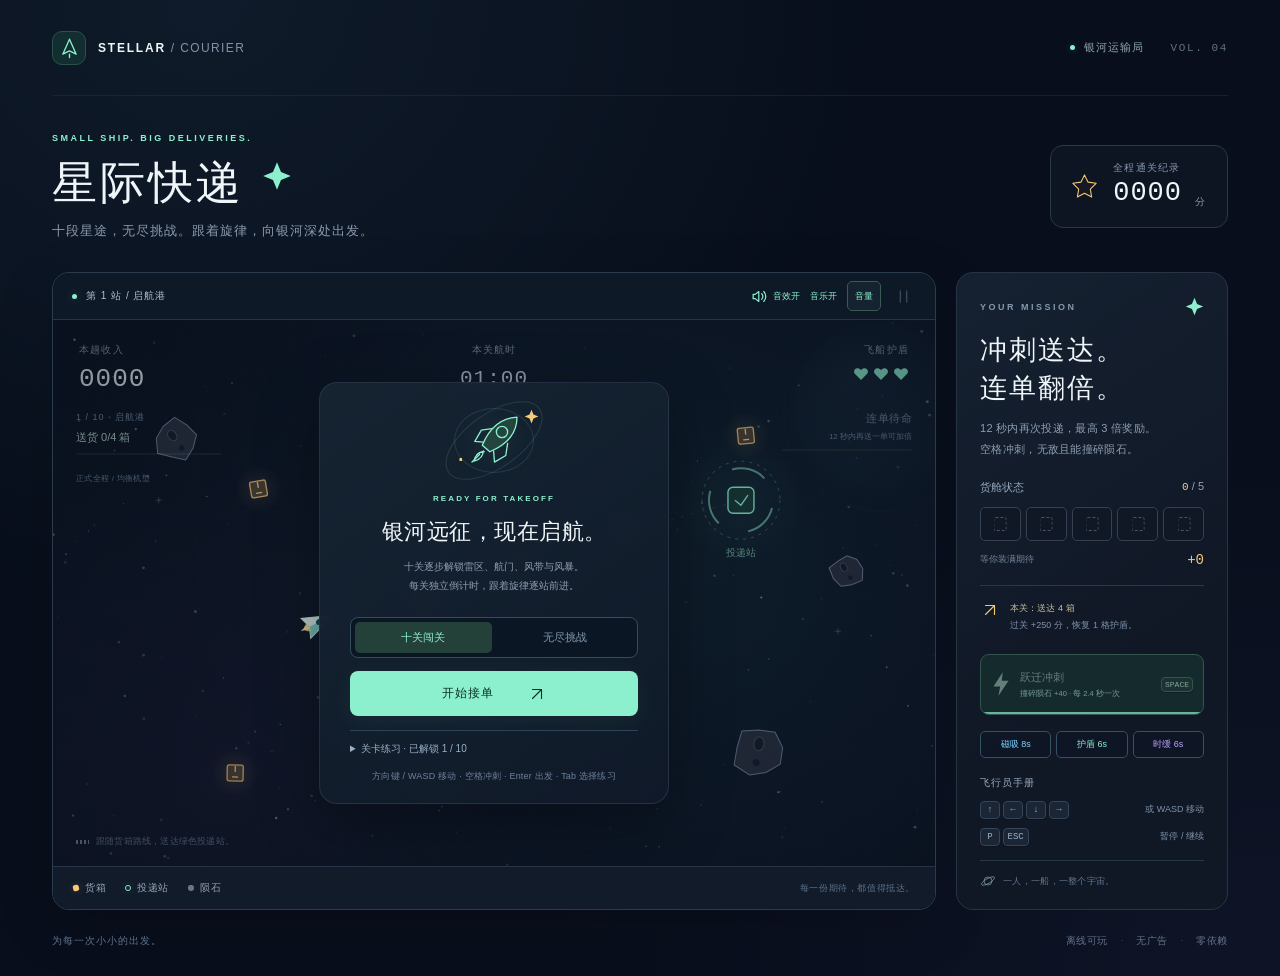
<file: stellar-courier/index.html>
<!doctype html>
<html lang="zh-CN">
<head>
  <meta charset="utf-8">
  <meta name="viewport" content="width=device-width,initial-scale=1,viewport-fit=cover">
  <meta name="theme-color" content="#080e1c">
  <meta name="description" content="星际快递：一款免费、离线、零依赖的太空街机小游戏。收集货箱，躲开陨石，让好东西抵达远方。">
  <title>星际快递：银河远征 · Stellar Courier</title>
  <link rel="icon" href="data:image/svg+xml,%3Csvg xmlns='http://www.w3.org/2000/svg' viewBox='0 0 100 100'%3E%3Crect width='100' height='100' rx='25' fill='%23080e1c'/%3E%3Cpath d='M25 74 50 17 75 74 50 61Z' fill='%2387f4d6'/%3E%3C/svg%3E">
  <link rel="stylesheet" href="style.css?v=4-keyboard-2">
</head>
<body>
  <div class="page-shell">
    <header class="masthead">
      <a class="brand" href="./index.html" aria-label="星际快递首页">
        <span class="brand-icon" aria-hidden="true"><svg viewBox="0 0 30 30"><path d="m7 23 8-18 8 18-8-4Z"/><path d="M15 23v4"/></svg></span>
        <span>STELLAR<span class="brand-light"> / COURIER</span></span>
      </a>
      <div class="header-right"><span class="online-dot"></span><span>银河运输局</span><span class="edition">VOL. 04</span></div>
    </header>

    <main>
      <section class="intro" aria-labelledby="game-title">
        <div><p class="eyebrow">SMALL SHIP. BIG DELIVERIES.</p><h1 id="game-title">星际快递<span class="title-star" aria-hidden="true"><svg viewBox="0 0 24 24" aria-hidden="true"><path d="m12 1 3.2 7.8L23 12l-7.8 3.2L12 23l-3.2-7.8L1 12l7.8-3.2Z"/></svg></span></h1><p class="subtitle">十段星途，无尽挑战。跟着旋律，向银河深处出发。</p></div>
        <div class="record"><span class="record-icon" aria-hidden="true"><svg viewBox="0 0 32 32"><path d="m16 4 3.7 7.5 8.3 1.2-6 5.9 1.4 8.3-7.4-3.9-7.4 3.9 1.4-8.3-6-5.9 8.3-1.2Z"/></svg></span><div><span class="label" id="record-label">全程通关纪录</span><strong id="best-score">0000</strong></div><span class="record-unit">分</span></div>
      </section>

      <div class="game-layout">
        <section class="arena-card" aria-label="星际快递游戏区域">
          <div class="arena-topbar"><div class="sector"><span class="live-dot"></span><span id="sector-name">第 1 站 <span class="slash">/</span> 启航港</span></div><div class="toolbar"><button id="sound-button" class="sound-control" type="button" aria-label="关闭音效" aria-pressed="true" title="音效默认开启，点击开始或试听激活（M）"><svg id="sound-icon" viewBox="0 0 24 24" aria-hidden="true"><path d="m11 5-5 4H3v6h3l5 4Z"/><path class="sound-waves" d="M15 8a6 6 0 0 1 0 8m3-11a10 10 0 0 1 0 14"/><path class="sound-off" d="m16 9 5 6m0-6-5 6"/></svg><span id="sound-label">音效开</span></button><button id="music-button" class="sound-control" type="button" aria-pressed="true" aria-label="关闭背景音乐"><span id="music-label">音乐开</span></button><button id="audio-settings-button" class="test-sound" type="button" aria-expanded="false" aria-controls="audio-settings">音量</button><button id="pause-button" class="icon-button" type="button" aria-label="暂停游戏" title="暂停（P / Esc）" disabled><svg viewBox="0 0 24 24" aria-hidden="true"><path d="M8 5v14M16 5v14"/></svg></button></div><div id="audio-settings" class="audio-settings" hidden><label>音效音量 <input id="effects-volume" type="range" min="0" max="1" step="0.01" value="0.75"><output id="effects-volume-value">75%</output></label><label>音乐音量 <input id="music-volume" type="range" min="0" max="1" step="0.01" value="0.42"><output id="music-volume-value">42%</output></label><div><button id="test-sound-button" class="test-sound" type="button">试听音效</button><span>暂停时音乐也会暂停</span></div></div></div>
          <div class="stage" id="stage">
            <canvas id="game-canvas" tabindex="0" role="img" aria-label="太空航道。用方向键或 WASD 移动，收集黄色货箱并送至绿色空间站；空格跃迁，P 暂停。"></canvas>
            <div class="hud" aria-hidden="true"><div><span class="label">本趟收入</span><strong id="score">0000</strong></div><div class="hud-center"><span class="label" id="time-label">本关航时</span><strong id="time">01:00</strong></div><div class="hud-health"><span class="label">飞船护盾</span><div id="health" class="hearts"></div></div></div>
            <div class="run-banner" id="run-banner" aria-hidden="true"><div class="level-goal"><span id="level-label">1 / 10 · 启航港</span><strong id="level-goal">送达 0 / 4 箱</strong><strong id="smash-goal" hidden></strong><span class="level-track"><i id="level-fill"></i></span></div><div class="combo-meter" id="combo-meter"><strong id="combo-label">连单待命</strong><span id="combo-clock">12 秒内再送一单可加倍</span><span class="combo-track"><i id="combo-fill"></i></span></div></div>
            <div id="run-badge" class="run-badge">正式全程 · 均衡舱</div>
            <div id="power-status" class="power-status" aria-live="off"></div>
            <div id="toast" class="toast" role="status" aria-live="polite"></div>
            <div class="overlay" id="overlay">
              <div class="overlay-card" id="overlay-card">
                <div class="mission-emblem" aria-hidden="true"><span class="orbit-ring"></span><svg viewBox="0 0 80 80"><path d="M29 52c-4 0-9 2-11 10 8-2 10-7 10-11M31 42l-12-1 7-12 13-2M39 51l1 12 12-7 2-13"/><path class="rocket-body" d="M27 45c7-17 18-29 37-30 0 19-12 30-29 37Z"/><circle cx="48" cy="31" r="6"/><path d="m24 55-8 8"/></svg><span class="emblem-star star-a"><svg viewBox="0 0 24 24" aria-hidden="true"><path d="m12 1 3.2 7.8L23 12l-7.8 3.2L12 23l-3.2-7.8L1 12l7.8-3.2Z"/></svg></span><span class="emblem-star star-b">·</span></div>
                <p class="eyebrow" id="overlay-kicker">READY FOR TAKEOFF</p>
                <h2 id="overlay-title">银河远征，现在启航。</h2>
                <p id="overlay-description">十关逐步解锁雷区、航门、风带与风暴。<br>跟着原创太空旋律，送出你的银河纪录。</p>
                <div class="result-stats" id="result-stats" hidden><div><span>本趟收入</span><strong id="result-score">0</strong></div><div><span>成功送达</span><strong id="result-deliveries">0</strong></div></div>
                <p id="result-detail" class="result-detail" hidden></p>
                <div class="mode-picker" id="mode-picker" role="group" aria-label="游戏模式"><button id="mode-campaign" data-mode="campaign" type="button" aria-pressed="true">十关闯关</button><button id="mode-endless" data-mode="endless" type="button" aria-pressed="false">无尽挑战</button></div>
                <button class="primary-button retry-button" id="retry-button" type="button" hidden>重试本关</button>
                <button class="primary-button" id="start-button" type="button"><span id="start-label">开始接单</span><span class="arrow-icon" aria-hidden="true"><svg viewBox="0 0 24 24" aria-hidden="true"><path d="M6 18 18 6M6 6h12v12"/></svg></span></button>
                <button class="text-button" id="restart-button" type="button" hidden>从第一关重新挑战</button><button class="text-button" id="menu-button" type="button" hidden>返回菜单</button>
                <details id="practice-panel" class="practice-panel"><summary id="practice-summary">关卡练习 · 已解锁 1 / 10</summary><div><select id="practice-level" aria-label="选择已解锁关卡"><option value="1">1 · 启航港</option></select><button id="practice-button" type="button">进入练习</button></div><small>独立练习不写入全程通关纪录</small></details>
                <p class="start-hint" id="start-hint">方向键 / WASD 移动 · 空格冲刺 · Enter 出发 · Tab 选择练习</p>
              </div>
            </div>
            <div class="overlay flow-overlay" id="flow-overlay" hidden>
              <div class="flow-card">
                <p class="eyebrow" id="flow-kicker">PIT STOP</p><h2 id="flow-title">本关完成，选择改装</h2><p id="flow-description"></p>
                <p id="upgrade-keyboard-hint" class="upgrade-keyboard-hint"><span>方向键切换 · <kbd>1</kbd> <kbd>2</kbd> <kbd>3</kbd> 选中</span><strong><kbd>Enter</kbd> 确认改装</strong><small>先松开飞行按键 · 鼠标单击也可确认</small></p>
                <div id="upgrade-options" class="upgrade-options" role="group" aria-label="选择临时改装"></div>
                <div id="tutorial-panel" hidden><canvas id="tutorial-canvas" width="320" height="120" tabindex="0" aria-label="不扣时的冲刺练习，方向键移动，空格击碎练习石"></canvas><p id="tutorial-status">空格冲刺，击碎右侧练习石</p><button id="tutorial-boost" class="primary-button" type="button">试一次冲刺 · Space</button><button id="tutorial-finish" class="primary-button" type="button" hidden>练习完成，开始本关</button><button id="tutorial-skip" class="text-button" type="button">跳过练习，直接开始</button></div>
                <button id="flow-menu" class="text-button" type="button">返回菜单</button>
              </div>
            </div>
            <div class="stage-caption" id="stage-caption"><span class="caption-line"></span><span id="flight-tip">跟随货箱路线，送达绿色投递站</span><span class="coordinates">N 07° · E 042°</span></div>
          </div>
          <div class="arena-footer"><span><span class="legend-dot cargo-dot"></span>货箱</span><span><span class="legend-dot station-dot"></span>投递站</span><span><span class="legend-dot asteroid-dot"></span>陨石</span><span class="footer-note">每一份期待，都值得抵达。</span></div>
        </section>

        <aside class="mission-panel" aria-label="任务信息和操作说明">
          <div class="mission-heading"><span class="eyebrow">YOUR MISSION</span><span class="tiny-star" aria-hidden="true"><svg viewBox="0 0 24 24" aria-hidden="true"><path d="m12 1 3.2 7.8L23 12l-7.8 3.2L12 23l-3.2-7.8L1 12l7.8-3.2Z"/></svg></span></div>
          <h2>冲刺送达。<br>连单翻倍。</h2>
          <p class="mission-copy">12 秒内再次投递，最高 3 倍奖励。<br>空格冲刺，无敌且能撞碎陨石。</p>
          <div class="cargo-section"><div class="section-label"><span>货舱状态</span><span><b id="cargo-count">0</b> / <span id="cargo-capacity">5</span></span></div><div id="cargo-slots" class="cargo-slots" aria-label="货舱 0 / 5"><span></span><span></span><span></span><span></span><span></span></div><div class="cargo-value"><span id="cargo-caption">等你装满期待</span><strong id="cargo-value">+0</strong></div></div>
          <div class="bonus-note"><span class="arrow-icon" aria-hidden="true"><svg viewBox="0 0 24 24" aria-hidden="true"><path d="M6 18 18 6M6 6h12v12"/></svg></span><p><strong id="mission-target">第一站目标：累计送达 4 箱</strong><br><span id="mission-reward">过关奖励 250 分，并恢复 1 格护盾。</span></p></div>
          <button id="boost-button" class="boost-button" type="button" disabled aria-label="跃迁冲刺，冷却 2.4 秒"><span class="boost-icon" aria-hidden="true"><svg viewBox="0 0 24 32"><path d="m14 2-11 17h8L9 30l12-18h-8Z"/></svg></span><span><strong id="boost-title">跃迁冲刺</strong><small id="boost-description">撞碎陨石 +40 · 每 2.4 秒一次</small></span><kbd>SPACE</kbd><span id="boost-fill" class="boost-fill"></span></button>
          <div class="power-guide"><span class="magnet-color">磁吸 8s</span><span class="shield-color">护盾 6s</span><span class="slow-color">时缓 6s</span></div>
          <div class="controls-guide"><h3>飞行员手册</h3><div><span class="key-cluster"><kbd>↑</kbd><kbd>←</kbd><kbd>↓</kbd><kbd>→</kbd></span><span>或 WASD 移动</span></div><div><span><kbd>P</kbd> <kbd>ESC</kbd></span><span>暂停 / 继续</span></div><p class="touch-hint">触屏：拖动航道控制飞船，点击按钮跃迁</p></div>
          <div class="panel-bottom"><span class="planet-mini" aria-hidden="true"><svg viewBox="0 0 24 24"><circle cx="12" cy="12" r="6"/><ellipse cx="12" cy="12" rx="11" ry="3.5" transform="rotate(-30 12 12)"/></svg></span><span>一人，一船，一整个宇宙。</span></div>
        </aside>
      </div>
      <footer class="page-footer"><span>为每一次小小的出发。</span><span>离线可玩 <span>·</span> 无广告 <span>·</span> 零依赖</span></footer>
      <p id="audio-status" class="sr-only" role="status" aria-live="polite"></p>
      <p id="screen-reader-status" class="sr-only" role="status" aria-live="polite"></p>
      <noscript><p class="noscript">请开启浏览器的 JavaScript，才能开始星际旅程。</p></noscript>
    </main>
  </div>
  <script src="core.js?v=4-keyboard-2"></script>
  <script src="audio.js?v=4-keyboard-2"></script>
  <script src="input.js?v=4-keyboard-2"></script>
  <script src="game.js?v=4-keyboard-2"></script>
</body>
</html>
</file>
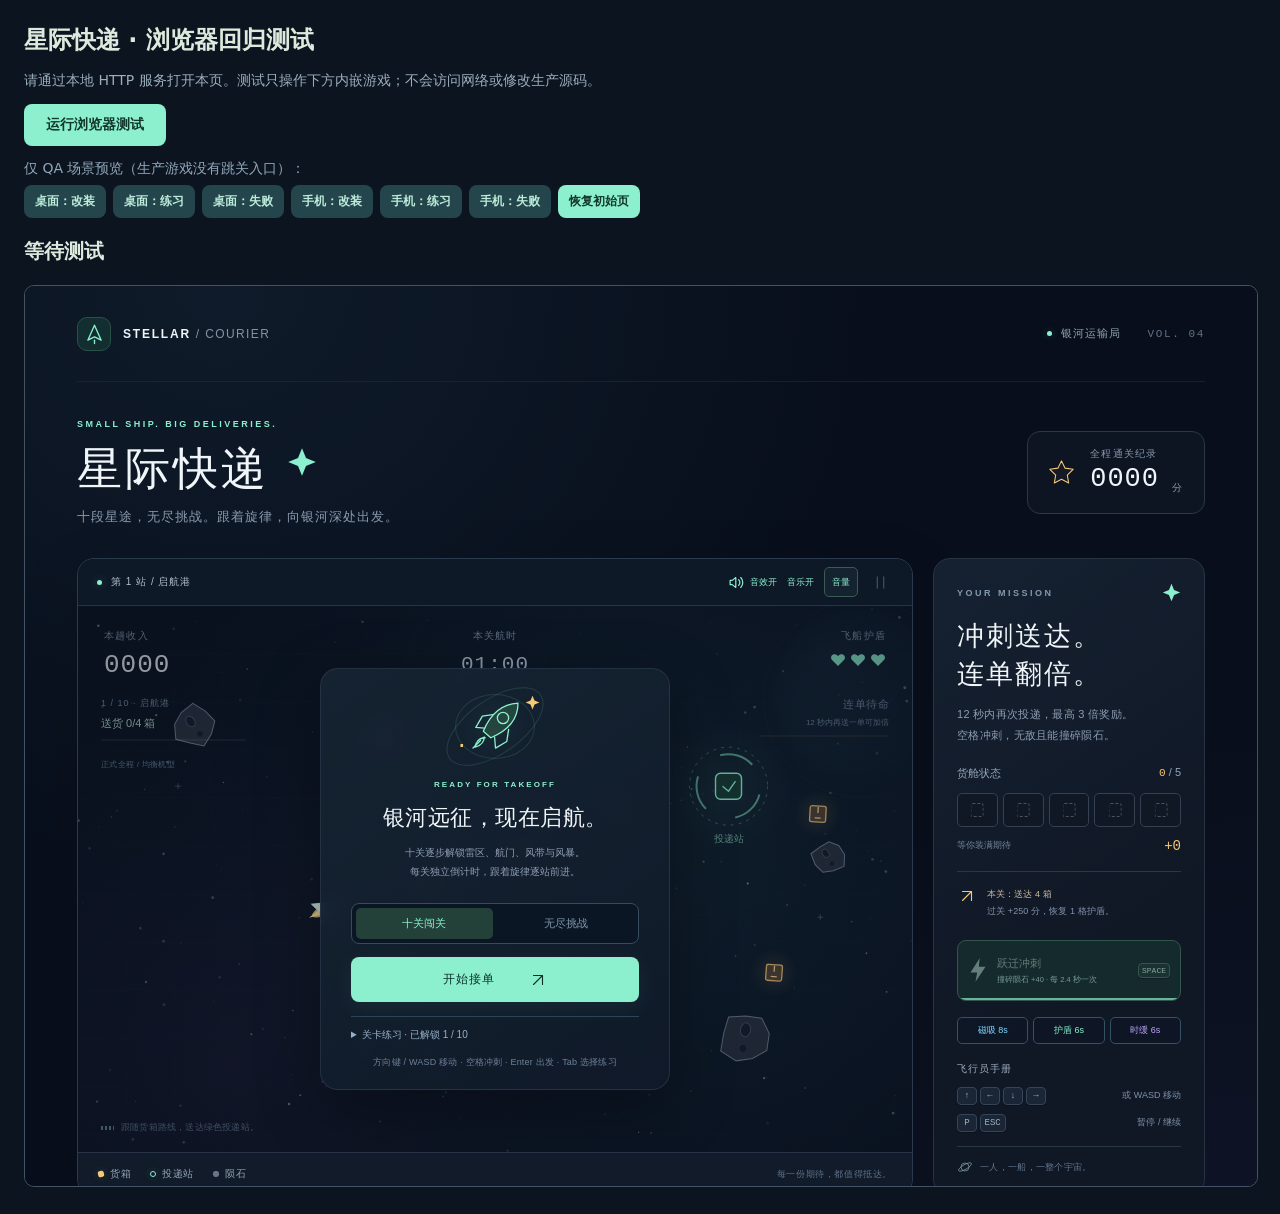
<file: stellar-courier/tests/browser-harness.html>
<!doctype html>
<html lang="zh-CN"><head><meta charset="utf-8"><meta name="viewport" content="width=device-width,initial-scale=1"><title>星际快递 · 浏览器回归测试</title><style>body{background:#0c1420;color:#dceadd;font:14px system-ui;margin:24px}button{padding:12px 22px;border:0;border-radius:8px;background:#8cf0ce;color:#12382d;font:600 14px system-ui;cursor:pointer}h1{font-size:24px}p{color:#9baebc}li{padding:5px}.pass{color:#8cf0ce}.fail{color:#ff91a2}iframe{width:100%;height:900px;border:1px solid #435365;border-radius:10px;background:#111d29}#summary{font-weight:600;font-size:20px;margin:20px 0}code{color:#c3d6e9}</style></head><body><h1>星际快递 · 浏览器回归测试</h1><p>请通过本地 HTTP 服务打开本页。测试只操作下方内嵌游戏；不会访问网络或修改生产源码。</p><button id="run">运行浏览器测试</button><div id="qa-scenes" style="display:flex;gap:7px;flex-wrap:wrap;margin-top:14px"><span style="width:100%;color:#91a8ba">仅 QA 场景预览（生产游戏没有跳关入口）：</span></div><div id="summary">等待测试</div><ol id="results"></ol><iframe id="game" allow="autoplay" src="../index.html" title="测试中的星际快递"></iframe><script>
'use strict';
const frame=document.getElementById('game'),results=document.getElementById('results');
const delay=ms=>new Promise(resolve=>setTimeout(resolve,ms));let failures=0,passes=0;
function assert(ok,message){const li=document.createElement('li');li.className=ok?'pass':'fail';li.textContent=(ok?'✓ ':'✗ ')+message;results.appendChild(li);ok?passes++:failures++;if(!ok)throw new Error(message);}
function showSummary(){document.getElementById('summary').textContent=passes+' 通过 / '+failures+' 失败';document.getElementById('summary').className=failures?'fail':'pass';}
document.getElementById('run').onclick=async function(){
 cleanupSceneStorage();this.disabled=true;results.innerHTML='';passes=failures=0;
 const storageKeys=['stellar-courier-best-v1','stellar-courier-sound-v1','stellar-courier-best-v3-campaign','stellar-courier-best-v3-endless','stellar-courier-best-v4-campaign','stellar-courier-best-v4-endless','stellar-courier-unlocked-v4','stellar-courier-tutorial-v4','stellar-courier-mode-v3','stellar-courier-music-v3','stellar-courier-effects-volume-v3','stellar-courier-music-volume-v3'];
 const savedStorage=storageKeys.map(key=>[key,localStorage.getItem(key)]);
 document.getElementById('summary').textContent='测试中，请保持窗口前台…';
 try{
  storageKeys.forEach(key=>localStorage.removeItem(key));
  frame.src='../index.html?qa='+Date.now();await new Promise(resolve=>frame.onload=resolve);await delay(150);
  const w=frame.contentWindow,d=w.document,snap=()=>w.StellarCourier.snapshot(),click=id=>d.getElementById(id).click();
  const key=(code,type='keydown',repeat=false,target=d)=>target.dispatchEvent(new w.KeyboardEvent(type,{code,bubbles:true,cancelable:true,repeat}));
  const tap=(code,target=d.activeElement)=>{key(code,'keydown',false,target);key(code,'keyup',false,d.activeElement);};
  const chosen=()=>d.querySelector('.upgrade-choice[aria-pressed="true"]');
  async function inject(setup){const step=w.StellarCore.step;let once=false;w.StellarCore.step=function(state,dt,input){if(!once){setup(state);once=true;}step(state,dt,input);};try{await delay(80);}finally{w.StellarCore.step=step;}}
  function delivery(state,cargo){state.hazards.forEach(h=>h.delay=100);state.cargo=cargo;state.deliveryCooldown=0;if(w.StellarCore.has(state,'moving')){state.player.x=state.width*(.5+.29*Math.cos(state.stageElapsed*.4));state.player.y=Math.max(115,Math.min(state.height-48,state.height*(.53+.24*Math.sin(state.stageElapsed*.4))));}else{state.player.x=state.station.x;state.player.y=state.station.y;}}
  function choose(id){const button=d.querySelector('[data-refit="'+id+'"]');assert(!!button,'改装 '+id+' 有明确选择按钮');button.click();button.click();}
  assert(snap().mode==='ready','页面正常加载，无外部资源依赖');
  assert(snap().unlocked===1&&d.getElementById('practice-level').options.length===1,'新存档仅解锁第一关练习');
  assert(snap().audio.enabled&&snap().audio.musicEnabled,'音乐与音效默认开启');
  click('start-button');await delay(170);
  assert(snap().mode==='playing'&&snap().recordEligible&&snap().capacity===5,'正式挑战从第一关均衡舱开始');
  assert(snap().audio.contextState==='running'&&snap().audio.notesScheduled>=3,'开场音效真实排音（不证明云端传输）');
  assert(snap().audio.musicPlaying&&snap().audio.schedulerActive&&snap().audio.musicScheduled>0,'背景音乐真实启动且有调度器');
  click('audio-settings-button');assert(!d.getElementById('audio-settings').hidden,'混音菜单可见');
  const notes=snap().audio.notesScheduled;click('test-sound-button');await delay(100);assert(snap().audio.notesScheduled>=notes+3,'试听按钮触发三音提示');
  for(const [type,value]of[['effects',.2],['music',.35]]){const input=d.getElementById(type+'-volume');input.value=value;input.dispatchEvent(new w.Event('input',{bubbles:true}));}
  assert(snap().audio.effectsVolume===.2&&snap().audio.musicVolume===.35,'两类音量独立调整');
  d.getElementById('music-volume').focus();tap('Escape');assert(d.getElementById('audio-settings').hidden&&d.activeElement===d.getElementById('audio-settings-button')&&snap().mode==='playing','滑块聚焦时 Esc 关闭音量并归还焦点，不误暂停');
  click('audio-settings-button');d.getElementById('test-sound-button').focus();tap('Escape');assert(d.getElementById('audio-settings').hidden&&d.activeElement===d.getElementById('audio-settings-button'),'试听控件关闭后焦点不留在隐藏菜单');
  const x=snap().player.x;key('ArrowRight');await delay(150);key('ArrowRight','keyup');assert(snap().player.x>x+15,'方向键驱动飞船');
  key('KeyP');key('KeyP','keydown',true);const paused=snap();await delay(160);
  assert(snap().mode==='paused'&&snap().timeLeft===paused.timeLeft,'暂停与重复按键不推进时间');
  assert(!snap().audio.musicPlaying&&!snap().audio.schedulerActive&&snap().audio.musicScheduled===paused.audio.musicScheduled,'暂停不再排音乐');
  key('KeyP','keyup');const allowed=key('Space','keydown',false,d.getElementById('start-button'));key('Space','keyup');assert(!allowed&&snap().mode==='playing','按钮空格受控激活一次，不依赖鼠标');
  await delay(60);assert(snap().mode==='playing'&&snap().audio.musicPlaying,'继续同时恢复模拟与音乐');
  key('Space');await delay(30);const cooldown=snap().boostCooldown;key('Space','keydown',true);await delay(30);assert(cooldown>2.2&&snap().boostCooldown<cooldown,'跃迁重复按键不刷新冷却');key('Space','keyup');
  key('Escape');key('Escape','keyup');click('restart-button');click('restart-button');await delay(60);assert(snap().mode==='playing'&&snap().score===0&&snap().level===1&&snap().recordEligible,'暂停重开与重复点击清除旧状态');
  w.dispatchEvent(new w.Event('blur'));await delay(40);assert(snap().mode==='paused'&&!snap().audio.musicPlaying,'失焦暂停游戏及音乐');click('start-button');await delay(50);
  click('sound-button');assert(!snap().audio.enabled&&snap().audio.musicPlaying,'关闭音效不关闭音乐');click('sound-button');
  click('music-button');assert(!snap().audio.musicPlaying&&snap().audio.enabled,'关闭音乐不关闭音效');click('music-button');await delay(50);
  const canvas=d.getElementById('game-canvas'),rect=canvas.getBoundingClientRect(),start=snap().player,oldCapture=canvas.setPointerCapture;canvas.setPointerCapture=function(){};
  const pointer=(type,x,y)=>canvas.dispatchEvent(new w.PointerEvent(type,{pointerId:77,pointerType:'touch',button:0,clientX:rect.left+x,clientY:rect.top+y,bubbles:true,cancelable:true}));
  pointer('pointerdown',start.x+60,start.y+15);await delay(120);pointer('pointerup',start.x+60,start.y+15);canvas.setPointerCapture=oldCapture;assert(snap().player.x>start.x+10,'触控指针可移动');
  w.dispatchEvent(new w.Event('blur'));frame.style.width='375px';frame.style.height='812px';await delay(150);assert(snap().width<376&&d.documentElement.scrollWidth<=w.innerWidth+1,'手机重排无横向溢出');
  const beforeResize=snap().timeLeft;await delay(80);assert(snap().timeLeft===beforeResize,'重排不解除暂停');frame.style.width='100%';frame.style.height='900px';await delay(100);click('start-button');await delay(60);
  await inject(state=>{state.score=0;state.combo=0;state.comboTime=0;state.level=1;state.levelCargo=0;delivery(state,1);});assert(snap().score===100&&snap().combo===1,'第一单建立连击');
  await inject(state=>delivery(state,2));assert(snap().score===460&&snap().combo===2,'第二单1.5倍计分');
  key('Space');key('Enter');key('ArrowRight');await delay(430);
  await inject(state=>{state.health=2;delivery(state,1);});assert(snap().mode==='upgrade'&&snap().level===2&&snap().health===3,'过关进入改装选择而非偷偷继续');
  assert(snap().unlocked===2&&localStorage.getItem('stellar-courier-unlocked-v4')==='2','下一关解锁保存到本地');
  const choiceState=snap();await delay(180);assert(snap().timeLeft===choiceState.timeLeft&&snap().score===choiceState.score&&!snap().audio.musicPlaying,'选择期间不扣时、不重复奖励、音乐停止');
  assert(chosen().dataset.refit==='standard'&&d.activeElement===chosen()&&d.getElementById('upgrade-keyboard-hint').textContent.includes('确认改装'),'改装首选项聚焦，键盘提示明确数字仅选中');
  for(const code of ['ArrowRight','Space','Enter']){key(code,'keydown',true,d.activeElement);key(code,'keydown',false,d.activeElement);}
  assert(snap().mode==='upgrade'&&chosen().dataset.refit==='standard','上一关按住方向、空格、Enter 和重复事件均不误选确认');
  ['ArrowRight','Space','Enter'].forEach(code=>key(code,'keyup',false,d.activeElement));
  tap('ArrowDown');assert(chosen().dataset.refit==='hauler'&&d.activeElement===chosen(),'向下切换到重载且视觉焦点同步');
  key('ArrowDown','keydown',false,d.activeElement);key('ArrowDown','keydown',true,d.activeElement);assert(chosen().dataset.refit==='sprinter','方向键长按只移动一项');key('ArrowDown','keyup');
  tap('ArrowRight');assert(chosen().dataset.refit==='standard','向右可从最后一项循环到首项');
  tap('ArrowUp');assert(chosen().dataset.refit==='sprinter','向上可从首项循环到末项');
  tap('ArrowLeft');assert(chosen().dataset.refit==='hauler','向左切换选项');
  tap('Digit1');tap('Digit3');assert(chosen().dataset.refit==='sprinter'&&snap().mode==='upgrade','1 / 3 数字快捷键只选中，不进入下一关');
  tap('Numpad2');assert(chosen().dataset.refit==='hauler'&&snap().mode==='upgrade','数字小键盘也可选中');
  tap('Space');assert(snap().mode==='upgrade','改装卡片空格不会误当确认');
  key('ArrowLeft','keydown',false,d.activeElement);tap('Digit2');key('Enter','keydown',false,d.activeElement);
  key('Enter','keydown',true,d.activeElement);key('ArrowLeft','keydown',true,d.activeElement);const nextPosition=snap().player;await delay(90);
  assert(snap().mode==='playing'&&snap().capacity===7&&snap().cooldownMax===2.8,'Enter 确认重载一次，重复确认不穿透');
  assert(Math.abs(snap().player.x-nextPosition.x)<1&&snap().boostCooldown===0,'菜单按住方向不穿透下一关，确认不触发冲刺');
  key('Enter','keyup');key('ArrowLeft','keyup');const releasedX=snap().player.x;key('ArrowLeft');await delay(80);key('ArrowLeft','keyup');assert(snap().player.x<releasedX-5,'松开再按后正常恢复飞行');
  assert(d.getElementById('cargo-capacity').textContent==='7'&&d.getElementById('cargo-slots').children.length===7,'7格货舱UI与逻辑一致');
  await inject(state=>{state.powerups=[{x:state.player.x,y:state.player.y,r:15,type:'magnet',ttl:10}];});assert(snap().magnetTime>7&&d.getElementById('power-status').textContent.includes('磁吸'),'磁吸道具仍生效');
  await inject(state=>{state.powerups=[{x:state.player.x,y:state.player.y,r:15,type:'shield',ttl:10}];});assert(snap().shieldTime>5,'护盾道具仍生效');
  await inject(state=>{state.powerups=[{x:state.player.x,y:state.player.y,r:15,type:'slow',ttl:10}];});assert(snap().slowTime>5,'时缓道具仍生效');
  await inject(state=>{state.levelCargo=0;state.combo=0;state.comboTime=0;delivery(state,7);});assert(snap().mode==='upgrade'&&snap().level===3,'7箱投递正确进入第三关准备');
  tap('Digit3');key('Enter','keydown',false,d.activeElement);key('Enter','keydown',true,d.activeElement);await delay(60);assert(snap().mode==='tutorial'&&snap().capacity===3&&snap().cooldownMax===1.35,'快冲3格生效，首次第三关进入安全练习');
  assert(snap().tutorial.x===52&&!snap().tutorial.success,'确认进入练习的 Enter 不穿透触发练习完成');key('Enter','keyup');
  const tutorialStart=snap();await delay(160);assert(snap().timeLeft===tutorialStart.timeLeft&&snap().score===tutorialStart.score&&snap().health===tutorialStart.health&&!snap().audio.musicPlaying,'练习不扣正式时间、分数、护盾且无BGM');
  key('KeyP');key('KeyP','keyup');assert(snap().mode==='paused','练习可暂停');click('start-button');await delay(30);assert(snap().mode==='tutorial'&&!snap().audio.musicPlaying,'继续练习不会错误开启BGM');
  click('tutorial-boost');await delay(450);assert(snap().tutorial.success&&snap().levelSmashes===0&&snap().score===tutorialStart.score,'练习实际击碎目标且不混入正式计数');
  click('tutorial-finish');click('tutorial-finish');await delay(60);assert(snap().mode==='playing'&&snap().audio.musicPlaying&&localStorage.getItem('stellar-courier-tutorial-v4')==='seen','完成练习只进入本关一次并保存已看提示');
  await inject(state=>{state.hazards.forEach(h=>h.delay=100);state.levelCargo=20;state.levelSmashes=1;state.cargo=0;state.stageElapsed=0;});
  assert(d.getElementById('level-goal').textContent.includes('6/6')&&d.getElementById('level-goal').textContent.includes('已完成')&&d.getElementById('level-fill').style.width==='100%','送货显示完成标记和封顶进度，不误导继续送');
  assert(d.getElementById('smash-goal').textContent.includes('1/3')&&d.getElementById('flight-tip').textContent.includes('还差 2'),'碎石独立显示且明确还差2颗');
  await inject(state=>{state.stageElapsed=64.99;});assert(snap().mode==='over'&&d.getElementById('overlay-description').textContent.includes('还差 2 颗'),'失败摘要正确指出缺失碎石目标');
  assert(localStorage.getItem('stellar-courier-best-v4-campaign')===null,'未完整通关不写严格全程纪录');
  assert(d.activeElement===d.getElementById('retry-button'),'失败时键盘焦点落在本关重试而非全程重开');key('Enter','keydown',false,d.activeElement);key('Enter','keydown',true,d.activeElement);key('Enter','keyup');await delay(60);assert(snap().mode==='playing'&&snap().level===3&&snap().refit==='sprinter'&&snap().health===3&&snap().score===0&&snap().levelCargo===0&&snap().levelSmashes===0&&snap().timeLeft>64&&!snap().recordEligible,'重试满盾满时、目标归零、保留改装、不计正式纪录');
  await inject(state=>{state.level=10;state.levelCargo=11;state.stageElapsed=0;state.combo=0;state.comboTime=0;delivery(state,1);});assert(snap().mode==='over'&&d.getElementById('overlay-title').textContent.includes('十关通关'),'重试路线可以完成最终关');
  assert(localStorage.getItem('stellar-courier-best-v4-campaign')===null&&d.getElementById('result-detail').textContent.includes('不计正式'),'重试通关不会污染全程纪录');
  click('start-button');await delay(50);assert(snap().level===1&&snap().capacity===5&&snap().recordEligible,'重新全程清除改装与练习标记');
  await inject(state=>{state.level=10;state.levelCargo=11;state.stageElapsed=0;state.combo=0;state.comboTime=0;delivery(state,1);});assert(snap().mode==='over'&&Number(localStorage.getItem('stellar-courier-best-v4-campaign'))>0,'正式完整路线通关才写入纪录');
  assert(!snap().audio.musicPlaying&&!snap().audio.schedulerActive,'结算停止音乐');
  click('menu-button');click('mode-endless');click('start-button');await delay(60);assert(snap().runMode==='endless'&&d.getElementById('time-label').textContent==='已飞行','菜单切换无尽模式反馈清楚');
  await inject(state=>{state.level=10;state.levelCargo=11;state.stageElapsed=1000;state.elapsed=1000;state.combo=0;state.comboTime=0;delivery(state,1);});assert(snap().mode==='upgrade'&&snap().level===11,'无尽第十波后继续并选择改装');
  choose('standard');await delay(50);assert(snap().mode==='playing'&&snap().level===11,'无尽十一波正常继续');
  w.dispatchEvent(new w.Event('blur'));click('menu-button');assert(snap().mode==='ready'&&!snap().audio.schedulerActive,'返回菜单中止旧局与音乐调度');
  // Fresh iframe verifies profile persistence, unlocked practice entry and tutorial skip.
  localStorage.setItem('stellar-courier-unlocked-v4','3');localStorage.removeItem('stellar-courier-tutorial-v4');localStorage.setItem('stellar-courier-mode-v3','campaign');
  frame.src='../index.html?profile='+Date.now();await new Promise(resolve=>frame.onload=resolve);await delay(100);
  const w2=frame.contentWindow,d2=w2.document,read=()=>w2.StellarCourier.snapshot();
  assert(read().unlocked===3&&d2.getElementById('practice-level').options.length===3,'刷新后只展示本地已解锁关卡');
  const key2=(code,type='keydown',target=d2.activeElement,repeat=false)=>target.dispatchEvent(new w2.KeyboardEvent(type,{code,bubbles:true,cancelable:true,repeat}));
  d2.getElementById('practice-summary').focus();key2('Enter');key2('Enter','keyup');assert(d2.getElementById('practice-panel').open&&read().mode==='ready','Enter 展开练习列表，不误启动全程');
  const select=d2.getElementById('practice-level');select.focus();assert(key2('ArrowDown')&&key2('Enter')&&read().mode==='ready','关卡下拉框保留原生方向/确认按键');key2('ArrowDown','keyup');key2('Enter','keyup');select.value='3';
  d2.getElementById('practice-button').focus();key2('Enter');key2('Enter','keydown',d2.activeElement,true);key2('Enter','keyup');await delay(40);
  assert(read().mode==='tutorial'&&read().origin==='practice'&&!read().recordEligible,'已解锁第三关练习入口正确，首次提示可再次验证');
  const skipped=read();d2.getElementById('tutorial-skip').focus();key2('Enter');key2('Enter','keydown',d2.activeElement,true);key2('Enter','keyup');await delay(50);
  assert(read().mode==='playing'&&read().level===3&&read().score===0&&read().levelSmashes===0&&read().timeLeft>64,'键盘跳过练习只进入一次，不加分、不碎石、不消耗本关额度');
  w2.dispatchEvent(new w2.Event('blur'));d2.getElementById('menu-button').click();assert(read().mode==='ready'&&!read().audio.schedulerActive,'练习结束返回菜单保持静默');
 }catch(error){if(!failures){const li=document.createElement('li');li.className='fail';li.textContent='✗ '+error.message;results.appendChild(li);failures++;}console.error(error);}
 finally{for(const[key,value]of savedStorage){if(value===null)localStorage.removeItem(key);else localStorage.setItem(key,value);}frame.src='../index.html';}
 showSummary();this.disabled=false;
};


// Test-only scene fixtures. Storage is restored; no cheat APIs are added to the game.
const sceneKeys=['stellar-courier-sound-v1','stellar-courier-best-v4-campaign','stellar-courier-best-v4-endless','stellar-courier-unlocked-v4','stellar-courier-tutorial-v4','stellar-courier-mode-v3','stellar-courier-music-v3'];
let sceneBaseline=null;
function restoreSceneStorage(){if(sceneBaseline)for(const[key,value]of sceneBaseline){if(value===null)localStorage.removeItem(key);else localStorage.setItem(key,value);}}
function cleanupSceneStorage(){restoreSceneStorage();sceneBaseline=null;}
async function showScene(scene,mobile){
 restoreSceneStorage();if(!sceneBaseline)sceneBaseline=sceneKeys.map(key=>[key,localStorage.getItem(key)]);
 const buttons=Array.from(document.querySelectorAll('#qa-scenes button'));buttons.forEach(b=>b.disabled=true);
 try{
  localStorage.setItem('stellar-courier-mode-v3','campaign');localStorage.removeItem('stellar-courier-tutorial-v4');
  frame.style.width=mobile?'375px':'100%';frame.style.height=mobile?'667px':'900px';
  frame.src='../index.html?scene='+Date.now();await new Promise(resolve=>frame.onload=resolve);await delay(100);
  const w=frame.contentWindow,d=w.document;d.getElementById('start-button').click();await delay(80);
  async function fixture(setup){const original=w.StellarCore.step;let once=false;w.StellarCore.step=function(state,dt,input){if(!once){once=true;setup(state);}original(state,dt,input);};try{await delay(100);}finally{w.StellarCore.step=original;}}
  await fixture(state=>{state.hazards.forEach(h=>h.delay=100);state.level=scene==='upgrade'?1:2;state.levelCargo=scene==='upgrade'?3:5;state.cargo=1;state.deliveryCooldown=0;state.player.x=state.station.x;state.player.y=state.station.y;});
  if(scene!=='upgrade'){d.querySelector('[data-refit="standard"]').click();await delay(60);}
  if(scene==='failure'){d.getElementById('tutorial-skip').click();await delay(30);await fixture(state=>{state.hazards.forEach(h=>h.delay=100);state.levelCargo=6;state.levelSmashes=1;state.stageElapsed=64.99;});}
  document.getElementById('summary').textContent='QA 场景：'+(mobile?'375 × 667 手机':'桌面')+' / '+{upgrade:'改装选择',tutorial:'免扣时练习',failure:'目标缺项失败'}[scene];
  frame.scrollIntoView({block:'start'});if(scene==='upgrade')d.querySelector('.upgrade-choice[aria-pressed="true"]').focus({preventScroll:true});
 }finally{restoreSceneStorage();buttons.forEach(b=>b.disabled=false);}
}
for(const mobile of [false,true])for(const scene of ['upgrade','tutorial','failure']){
 const button=document.createElement('button');button.textContent=(mobile?'手机':'桌面')+'：'+{upgrade:'改装',tutorial:'练习',failure:'失败'}[scene];button.style.cssText='padding:8px 11px;font-size:12px;background:#24454c;color:#bcebd9';button.onclick=()=>showScene(scene,mobile).catch(error=>{document.getElementById('summary').textContent='场景生成失败：'+error.message;});document.getElementById('qa-scenes').appendChild(button);
}
const restoreButton=document.createElement('button');restoreButton.textContent='恢复初始页';restoreButton.style.cssText='padding:8px 11px;font-size:12px';restoreButton.onclick=()=>{cleanupSceneStorage();frame.style.width='100%';frame.style.height='900px';frame.src='../index.html';};document.getElementById('qa-scenes').appendChild(restoreButton);

</script></body></html>
</file>
<file: stellar-courier/style.css>
:root{color-scheme:dark;--bg:#080e1b;--panel:#101827;--line:#263141;--text:#eff5f8;--muted:#8b9aae;--mint:#8cf0ce;--gold:#f6c978;--red:#ff8296;font-family:Inter,-apple-system,BlinkMacSystemFont,"Segoe UI","PingFang SC","Hiragino Sans GB","Microsoft YaHei",sans-serif;font-synthesis:none}
*{box-sizing:border-box}body{margin:0;min-width:320px;background:radial-gradient(ellipse at 16% 0%,#172a3b77 0,transparent 46%),radial-gradient(ellipse at 100% 100%,#1c203e55 0,transparent 40%),var(--bg);color:var(--text);-webkit-font-smoothing:antialiased}button,a{-webkit-tap-highlight-color:transparent}button{font:inherit;cursor:pointer}button:disabled{cursor:default}button:focus-visible,a:focus-visible{outline:3px solid var(--gold);outline-offset:5px}button[hidden],[hidden]{display:none!important}a{color:inherit;text-decoration:none}.page-shell{max-width:1360px;margin:auto;padding:0 52px}.masthead{height:96px;display:flex;align-items:center;justify-content:space-between;border-bottom:1px solid #20304188}.brand{display:flex;align-items:center;gap:12px;font-size:12px;font-weight:750;letter-spacing:1.8px}.brand-light{font-weight:400;color:#8393a7;letter-spacing:1.4px}.brand-icon{width:34px;height:34px;background:#122e30;border:1px solid #295147;border-radius:10px;display:grid;place-items:center}.brand-icon svg{width:25px;height:25px;fill:none;stroke:var(--mint);stroke-width:1.6;stroke-linecap:round;stroke-linejoin:round}.header-right{display:flex;align-items:center;gap:9px;font-size:11px;color:#91a3b2;letter-spacing:1px}.online-dot,.live-dot{width:5px;height:5px;display:inline-block;border-radius:50%;background:var(--mint);box-shadow:0 0 9px #8cf0ce44}.edition{margin-left:18px;color:#617186;font-family:ui-monospace,SFMono-Regular,Consolas,monospace;letter-spacing:1.6px}.intro{display:flex;justify-content:space-between;align-items:center;padding:37px 0 32px}.eyebrow{font-size:9px;letter-spacing:2.5px;color:var(--mint);font-weight:650;margin:0 0 12px}.intro h1{font-size:45px;line-height:1.25;letter-spacing:3px;font-weight:720;margin:0 0 11px}.title-star{display:inline-block;font-size:30px;color:var(--mint);vertical-align:7px;margin-left:18px;font-weight:400}.subtitle{font-size:13px;letter-spacing:1px;color:var(--muted);margin:0}.record{display:flex;gap:13px;align-items:center;padding:15px 22px 15px 17px;border:1px solid #2c3748;border-radius:13px;background:#121b2b80}.record-icon{font-size:39px;font-weight:400;color:var(--gold);transform:rotate(-25deg);line-height:1}.label{display:block;font-size:10px;letter-spacing:1.2px;color:#8798ad;font-weight:500}.record strong{font-family:ui-monospace,SFMono-Regular,Consolas,monospace;display:block;font-size:27px;font-weight:500;line-height:1.35;letter-spacing:1px}.record-unit{align-self:flex-end;padding-bottom:3px;font-size:10px;color:#8798ad}.game-layout{display:grid;grid-template-columns:minmax(0,1fr) 272px;gap:20px}.arena-card{border:1px solid #2b3b4e;border-radius:17px;overflow:hidden;background:#090f1b;box-shadow:0 16px 60px #0002}.arena-topbar{height:47px;display:flex;align-items:center;justify-content:space-between;padding:0 19px;background:#111c2bcc;border-bottom:1px solid #273447}.sector{display:flex;gap:9px;align-items:center;font-size:10px;letter-spacing:1px;color:#b2c0ce}.slash{margin:0 6px;color:#5e7188}.toolbar{display:flex;gap:13px}.icon-button{border:0;background:none;color:#94a4b7;display:grid;place-items:center;width:25px;height:30px;padding:3px;border-radius:4px;transition:color .2s,background .2s}.icon-button:hover:not(:disabled){color:var(--mint);background:#8cf0ce11}.icon-button:disabled{opacity:.35}.icon-button svg{width:19px;height:19px;stroke:currentColor;fill:none;stroke-width:1.7;stroke-linecap:round;stroke-linejoin:round}.sound-waves{display:none}.sound-on .sound-waves{display:block}.sound-on .sound-off{display:none}.stage{height:546px;position:relative;isolation:isolate;overflow:hidden;touch-action:none;user-select:none;-webkit-user-select:none}canvas{display:block;width:100%;height:100%;outline:none}.hud{position:absolute;top:23px;left:26px;right:26px;display:flex;justify-content:space-between;pointer-events:none;z-index:2}.hud strong{display:block;font-family:ui-monospace,SFMono-Regular,Consolas,monospace;font-size:26px;font-weight:500;margin-top:7px;letter-spacing:1px;font-variant-numeric:tabular-nums}.hud-center{text-align:center;position:absolute;left:50%;transform:translateX(-50%)}.hud-center strong{font-size:21px;margin-top:10px;color:#c4d2e2}.hud-health{text-align:right}.hearts{font-size:18px;letter-spacing:3px;color:var(--mint);margin-top:9px}.heart-lost{color:#344250}.hud-center.urgent strong{color:var(--red)}.stage-caption{position:absolute;bottom:18px;left:23px;right:23px;display:flex;align-items:center;gap:7px;color:#62788d;font-size:9px;letter-spacing:1.2px;pointer-events:none}.caption-line{width:13px;height:4px;background:repeating-linear-gradient(90deg,#6f8a9a 0 2px,transparent 2px 4px)}.coordinates{margin-left:auto;font-family:ui-monospace,SFMono-Regular,Consolas,monospace;font-size:9px;letter-spacing:1px}.arena-footer{display:flex;align-items:center;gap:19px;border-top:1px solid #273447;background:#111b29;padding:0 20px;height:43px;color:#95a7ba;font-size:10px;letter-spacing:.6px}.arena-footer>span{display:flex;align-items:center;gap:6px}.legend-dot{width:6px;height:6px;border-radius:2px;display:inline-block}.cargo-dot{background:var(--gold);box-shadow:0 0 8px #f6c97833;transform:rotate(-15deg)}.station-dot{border:1px solid var(--mint);border-radius:50%;box-shadow:0 0 8px #8cf0ce33}.asteroid-dot{background:#6c738a;border-radius:40%}.footer-note{margin-left:auto;color:#5e7189;font-size:9px}
.mission-panel{border:1px solid #283344;border-radius:17px;background:linear-gradient(145deg,#152131,#101725 65%);padding:24px 23px 20px;display:flex;flex-direction:column}.mission-heading{display:flex;justify-content:space-between;align-items:center}.mission-heading .eyebrow{color:#8499ae;font-size:9px;margin:0}.tiny-star{font-size:20px;line-height:1;color:var(--mint)}.mission-panel h2{font-size:29px;letter-spacing:2px;line-height:1.45;font-weight:600;margin:19px 0 12px}.mission-copy{font-size:11px;color:#8d9eb3;line-height:1.9;margin:0;letter-spacing:.3px}.cargo-section{margin-top:27px}.section-label{display:flex;justify-content:space-between;font-size:11px;color:#93a6ba}.section-label b{font-weight:500;color:var(--gold);font-family:ui-monospace,monospace}.cargo-slots{display:flex;gap:7px;margin:12px 0 10px}.cargo-slots span{position:relative;flex:1;height:34px;border:1px solid #354150;background:#101725;border-radius:5px;transition:background .18s,border-color .18s}.cargo-slots span:after{content:"";position:absolute;width:11px;height:12px;left:50%;top:50%;transform:translate(-50%,-50%);border:1px dashed #495363;border-radius:2px}.cargo-slots span.filled{border-color:#a48751;background:#f6c97813;box-shadow:inset 0 0 12px #f6c9780c}.cargo-slots span.filled:after{border:1px solid #f6c978;background:linear-gradient(90deg,transparent 42%,#f6c978 43% 57%,transparent 58%);box-shadow:0 0 6px #f6c97822}.cargo-value{display:flex;justify-content:space-between;align-items:center;font-size:9px;color:#73869d;min-height:18px}.cargo-value strong{font:500 14px ui-monospace,SFMono-Regular,Consolas,monospace;color:var(--gold)}.bonus-note{display:flex;gap:10px;align-items:flex-start;border-top:1px solid #2b3746;margin-top:19px;padding-top:17px}.bonus-note>span{font-size:21px;color:var(--gold);line-height:1}.bonus-note p{font-size:9px;color:#8092aa;line-height:1.9;margin:0;letter-spacing:.1px}.bonus-note strong{font-weight:500;color:#c9bc9b}.boost-button{position:relative;overflow:hidden;display:flex;align-items:center;gap:9px;text-align:left;background:#152a2d;border:1px solid #34544e;border-radius:9px;min-height:61px;padding:9px 10px;margin-top:23px;color:var(--mint);transition:border-color .2s,transform .1s}.boost-button:hover:not(:disabled){border-color:var(--mint)}.boost-button:active:not(:disabled){transform:scale(.98)}.boost-button:disabled{color:#647e7a}.boost-icon{font-size:28px;line-height:1}.boost-button strong{display:block;font-size:11px;font-weight:550;position:relative;z-index:1}.boost-button small{display:block;font-size:8px;color:#789b97;margin-top:4px;white-space:nowrap;position:relative;z-index:1}.boost-button kbd{margin-left:auto;font-size:8px;border-color:#39534c;color:#85a59b;background:#1a3332;padding:2px 3px;position:relative;z-index:1}.boost-fill{position:absolute;inset:auto auto 0 0;height:2px;background:var(--mint);width:100%;opacity:.7}.controls-guide{margin-top:22px}.controls-guide h3{font-size:10px;color:#9badc1;font-weight:500;margin:0 0 11px;letter-spacing:1px}.controls-guide>div{display:flex;justify-content:space-between;align-items:center;margin-top:9px;color:#7f93a9;font-size:9px}.key-cluster{display:flex;gap:3px}kbd{display:inline-block;border:1px solid #354456;border-radius:4px;min-width:20px;padding:3px 4px;font:9px ui-monospace,SFMono-Regular,Consolas,monospace;color:#a1b1c3;text-align:center;box-shadow:0 1px 0 #0004;background:#1a2636}.touch-hint{font-size:9px;line-height:1.7;color:#70849b;margin:12px 0 0}.panel-bottom{border-top:1px solid #283747;margin-top:auto;padding-top:17px;display:flex;gap:7px;align-items:center;color:#61768e;font-size:9px;letter-spacing:.3px}.planet-mini{font-size:15px;color:#7e9da5}.page-footer{display:flex;justify-content:space-between;font-size:10px;color:#5f738c;letter-spacing:1px;padding:24px 0 28px}.page-footer>span:last-child{letter-spacing:.6px}.page-footer>span>span{padding:0 9px;color:#364a64}
.overlay{position:absolute;inset:0;display:flex;align-items:center;justify-content:center;z-index:4;background:radial-gradient(ellipse at center,#101c2b22,#080f1c75);padding:24px}.overlay-card{width:350px;max-width:100%;text-align:center;padding:24px 30px 20px;border:1px solid #41546760;border-radius:18px;background:linear-gradient(145deg,#162433f2,#101a29f5);box-shadow:0 18px 65px #0005;backdrop-filter:blur(10px);-webkit-backdrop-filter:blur(10px)}.mission-emblem{position:relative;margin:0 auto 19px;width:90px;height:90px;display:grid;place-items:center}.mission-emblem:before{content:"";position:absolute;inset:5px;border:1px solid #88efce20;border-radius:50%;background:radial-gradient(circle,#8cf0ce0b,transparent 75%)}.orbit-ring{position:absolute;width:112px;height:55px;border:1px solid #88efce25;border-radius:50%;transform:rotate(-35deg)}.mission-emblem svg{position:relative;width:75px;height:75px;fill:none;stroke:var(--mint);stroke-width:1.4;stroke-linecap:round;stroke-linejoin:round}.rocket-body{fill:#24453e}.emblem-star{position:absolute;color:var(--gold)}.star-a{top:6px;right:0;font-size:15px}.star-b{bottom:4px;left:8px;font-size:27px}.overlay-card .eyebrow{font-size:8px;letter-spacing:2.1px;margin-bottom:12px}.overlay-card h2{font-size:23px;letter-spacing:.5px;line-height:1.5;font-weight:600;margin:0 0 9px;white-space:nowrap}.overlay-card>p:not(.eyebrow):not(.start-hint){font-size:11px;color:#8f9fb4;line-height:1.9;margin:0 0 22px}.primary-button{display:flex;justify-content:center;align-items:center;gap:33px;border:0;border-radius:8px;background:var(--mint);color:#0b3028;font-size:12px;letter-spacing:1px;font-weight:700;width:100%;height:45px;box-shadow:0 5px 25px #8cf0ce11;transition:background .2s,transform .15s}.primary-button:hover{background:#adffe2;transform:translateY(-1px)}.primary-button:active{transform:translateY(1px)}.primary-button>span:last-child{font-size:19px;line-height:1;font-weight:400}.start-hint{font-size:9px!important;color:#6f829b;margin:13px 0 0!important;letter-spacing:.2px}.text-button{font-size:11px;color:#8f9fb5;border:0;background:none;margin:14px 0 0;padding:4px 12px}.text-button:hover{color:var(--text)}.result-stats{display:flex;justify-content:space-around;border:1px solid #2e4051;border-radius:10px;padding:14px 0;margin:0 0 20px}.result-stats span{font-size:9px;color:#8fa5b8;display:block}.result-stats strong{font:500 29px ui-monospace,monospace;color:var(--mint);display:block;margin-top:6px}.overlay.game-over .mission-emblem{width:60px;height:60px;margin-bottom:15px}.overlay.game-over .mission-emblem svg{width:55px;height:55px}.overlay.game-over .orbit-ring{width:78px;height:40px}.overlay.paused .mission-emblem{height:70px}.toast{position:absolute;left:50%;bottom:52px;transform:translate(-50%,8px);max-width:88%;z-index:3;padding:9px 16px;border:1px solid #416553;border-radius:8px;background:#102720eb;color:#b9f7db;font-size:11px;text-align:center;opacity:0;pointer-events:none;transition:opacity .15s,transform .15s;white-space:nowrap}.toast.visible{opacity:1;transform:translate(-50%,0)}.toast.danger{color:#ffb1be;background:#321d29e8;border-color:#6f3d4f}.sr-only{position:absolute;width:1px;height:1px;padding:0;margin:-1px;overflow:hidden;clip:rect(0,0,0,0);white-space:nowrap;border:0}.noscript{padding:20px;color:var(--gold)}
@media(min-width:1500px){.page-shell{max-width:1440px}.stage{height:600px}.mission-panel{padding:28px}.mission-panel h2{font-size:32px}.cargo-section{margin-top:32px}.controls-guide{margin-top:28px}.game-layout{grid-template-columns:minmax(0,1fr) 290px}}
@media(max-width:1100px){.page-shell{padding:0 28px}.game-layout{grid-template-columns:minmax(0,1fr) 238px;gap:15px}.mission-panel{padding:21px 18px}.mission-panel h2{font-size:26px}.stage{height:540px}.footer-note{display:none}.boost-button{gap:7px;padding:8px}.boost-button kbd{display:none}.mission-copy{font-size:10px}}
@media(max-width:760px){.page-shell{padding:0 18px}.masthead{height:70px}.brand{font-size:10px;letter-spacing:1px;gap:9px}.brand-light{font-size:9px;letter-spacing:.6px}.brand-icon{width:30px;height:30px}.header-right{font-size:9px;letter-spacing:.5px}.edition{display:none}.intro{padding:27px 0 24px}.eyebrow{font-size:8px;letter-spacing:1.6px}.intro h1{font-size:34px;margin-bottom:9px}.title-star{font-size:24px;margin-left:11px;vertical-align:5px}.subtitle{font-size:10px;letter-spacing:.4px}.record{padding:11px 12px;gap:7px}.record-icon{display:none}.record strong{font-size:23px}.record .label{font-size:8px;letter-spacing:0}.record-unit{font-size:8px}.game-layout{grid-template-columns:1fr;gap:14px}.stage{height:min(60svh,550px);min-height:390px}.arena-card{border-radius:13px}.arena-topbar{height:41px;padding:0 15px}.hud{top:19px;left:18px;right:18px}.hud .label{font-size:8px}.hud strong{font-size:23px}.hud-center strong{font-size:19px}.hearts{font-size:15px;letter-spacing:1px}.arena-footer{height:37px;font-size:9px;padding:0 15px;gap:18px}.footer-note{display:flex!important;font-size:8px;letter-spacing:0}.stage-caption{font-size:8px;left:16px;right:16px;bottom:16px}.coordinates{font-size:8px}.overlay{padding:18px}.overlay-card{max-width:310px;padding:21px 25px 19px}.overlay-card h2{font-size:21px}.mission-emblem{height:76px;margin-bottom:15px}.mission-emblem svg{height:65px;width:65px}.overlay-card>p:not(.eyebrow):not(.start-hint){font-size:10px;margin-bottom:19px}.start-hint{font-size:8px!important}.mission-panel{padding:18px;display:grid;grid-template-columns:1fr 1fr;gap:0 20px;border-radius:13px}.mission-heading,.mission-panel>h2,.mission-copy,.bonus-note,.controls-guide,.panel-bottom{display:none}.cargo-section{margin:0}.section-label{font-size:10px}.cargo-slots{gap:5px;margin:8px 0 6px}.cargo-slots span{height:27px}.cargo-value{font-size:8px}.cargo-value strong{font-size:12px}.boost-button{margin:0;align-self:center;height:65px;gap:10px;padding:10px 13px}.boost-icon{font-size:32px}.boost-button strong{font-size:12px}.boost-button small{font-size:8px;margin-top:5px}.page-footer{font-size:9px;padding:20px 0}.page-footer>span>span{padding:0 4px}.toast{font-size:10px;bottom:43px;max-width:93%;padding:8px 11px}.overlay.paused .mission-emblem{height:60px}}
@media(max-width:390px){.page-shell{padding:0 12px}.brand-light{display:none}.intro h1{font-size:30px}.record{padding:9px 10px}.record strong{font-size:21px}.footer-note{display:none!important}.mission-panel{gap:0 12px;padding:14px}.boost-button{padding:9px;gap:6px}.boost-button strong{font-size:11px}.boost-button small{font-size:7px}.overlay-card{padding:20px}.overlay-card h2{font-size:20px}.stage{min-height:375px}}
@media(prefers-reduced-motion:reduce){*,*:before,*:after{transition:none!important;scroll-behavior:auto!important}.primary-button:hover{transform:none}}
canvas:focus-visible{outline:2px solid #8cf0ce70;outline-offset:-3px}
@media(max-width:760px) and (max-height:740px){.masthead{height:54px}.intro{padding:18px 0}.intro .eyebrow{display:none}.intro h1{font-size:28px;margin-bottom:7px}.subtitle{font-size:9px}.stage{height:calc(100svh - 299px);min-height:310px}.overlay-card{padding:15px 21px}.mission-emblem{height:49px;width:66px;margin-bottom:12px}.mission-emblem svg{width:53px;height:53px}.orbit-ring{width:80px;height:38px}.overlay-card h2{font-size:19px}.overlay-card>p:not(.eyebrow):not(.start-hint){margin-bottom:13px}.overlay-card .eyebrow{margin-bottom:8px;font-size:7px}.primary-button{height:40px}.start-hint{margin-top:10px!important}.mission-panel{padding:12px 15px}.boost-button{height:59px}.page-footer{padding:14px 0}.overlay.game-over .mission-emblem{height:36px;width:45px;margin-bottom:10px}.overlay.game-over .mission-emblem svg{width:40px;height:40px}.result-stats{padding:9px 0;margin-bottom:13px}.result-stats strong{font-size:25px}}
.title-star svg,.tiny-star svg,.emblem-star svg{display:block;width:1em;height:1em;fill:currentColor;stroke:none}.title-star{width:30px;height:30px}.record-icon{width:32px;height:36px;transform:none;display:grid;place-items:center}.record-icon svg{width:31px;height:31px;stroke:currentColor;fill:#f6c97808;stroke-width:1.1;stroke-linejoin:round}.arrow-icon{display:inline-flex;align-items:center;justify-content:center;width:20px;height:20px;flex-shrink:0}.arrow-icon svg{width:18px;height:18px;fill:none;stroke:currentColor;stroke-width:1.5;stroke-linecap:round;stroke-linejoin:round}.tiny-star svg{width:19px;height:19px}.emblem-star.star-a svg{width:15px;height:15px}.mission-emblem .emblem-star svg{position:static;width:15px;height:15px;fill:currentColor;stroke:none}.boost-icon{display:flex;flex-shrink:0}.boost-icon svg{width:20px;height:30px;fill:currentColor}.planet-mini svg{display:block;width:16px;height:16px;fill:none;stroke:currentColor;stroke-width:1.1}.hearts{display:flex;justify-content:flex-end;gap:0}.hearts>span{display:flex;gap:4px}.hearts>span:empty{display:none}.hearts>span+span:not(:empty){margin-left:4px}.hearts svg{display:block;width:16px;height:16px;fill:currentColor}.mission-panel h2{font-size:27px;line-height:1.4;margin:16px 0 10px}.cargo-section{margin-top:20px}.bonus-note{margin-top:16px;padding-top:14px}.boost-button{margin-top:20px}.controls-guide{margin-top:18px}.controls-guide .touch-hint{display:none}.panel-bottom{padding-top:12px}
@media(max-width:760px){.record-icon{display:none}.title-star{width:24px;height:24px}.hearts svg{width:14px;height:14px}.cargo-section{margin-top:0}.boost-button{margin-top:0}}
@media(max-width:760px) and (max-height:740px){.stage{height:calc(100svh - 340px);min-height:300px}}
@media(max-width:760px) and (max-height:620px){.masthead{height:44px}.intro{padding:12px 0}.intro h1{font-size:25px;margin:0}.intro .subtitle,.intro .record{display:none}.game-layout{gap:10px}.arena-topbar{height:36px}.stage{height:300px;min-height:300px}.arena-footer{height:32px}.mission-panel{padding:10px 14px}.cargo-slots{margin-top:6px;margin-bottom:4px}.cargo-slots span{height:25px}.boost-button{height:56px;min-height:56px}.page-footer{display:none}}
/* v2: goals and combo are on the flight deck, not hidden in the manual. */
.sound-control{display:flex;align-items:center;gap:5px;background:none;border:0;color:#a3b5c4;font-size:9px;padding:3px 0;white-space:nowrap}.sound-control svg{width:17px;height:17px;stroke:currentColor;fill:none;stroke-width:1.7;stroke-linecap:round;stroke-linejoin:round}.sound-control.sound-on{color:var(--mint)}.test-sound{font-size:9px;color:var(--mint);padding:4px 7px;border:1px solid #3a5b53;background:#8cf0ce0c;border-radius:5px;line-height:1.2}.test-sound:hover{background:#8cf0ce20}.test-sound.audio-needs-help{border-color:var(--gold);color:var(--gold)}.toolbar{gap:11px}.run-banner{position:absolute;top:91px;left:23px;right:23px;display:flex;justify-content:space-between;gap:20px;pointer-events:none;z-index:2}.level-goal{font-size:9px;color:#a8bbcd;min-width:145px}.level-goal>span:first-child{display:block;font-size:9px;letter-spacing:1px;color:#738da4}.level-goal>strong{display:block;margin-top:5px;font-size:11px;color:#b8dace;font-weight:500}.level-track,.combo-track{display:block;height:2px;border-radius:2px;background:#8cf0ce15;margin-top:7px;overflow:hidden}.level-track i{display:block;height:100%;background:var(--mint);width:0;transition:width .2s}.combo-meter{text-align:right;color:#71849d;min-width:145px}.combo-meter strong{display:block;font-size:11px;font-weight:500;letter-spacing:.4px}.combo-meter>span:not(.combo-track){display:block;font-size:8px;margin-top:5px}.combo-track{background:#f6c97813}.combo-track i{display:block;height:100%;width:0;background:var(--gold)}.combo-meter.chaining{color:var(--gold)}.power-status{position:absolute;bottom:48px;left:22px;display:flex;gap:6px;z-index:2;pointer-events:none}.power-status>span{font-size:9px;letter-spacing:.3px;border:1px solid currentColor;background:#0c1727d9;padding:5px 8px;border-radius:5px}.magnet-color{color:#80d5ff}.shield-color{color:#8cf0ce}.slow-color{color:#c0a3ff}.power-guide{display:flex;gap:5px;margin-top:16px}.power-guide>span{font-size:9px;flex:1;text-align:center;border:1px solid #365064;border-radius:5px;padding:6px 3px;background:#0a162955}.result-detail{font-size:9px!important;color:#9babc0!important;margin:-7px 0 16px!important;line-height:1.5!important}.overlay-card h2{font-size:22px}.overlay-card>p:not(.eyebrow):not(.start-hint){font-size:10px}.boost-button small{font-size:7.5px}.hud{pointer-events:none}.coordinates{display:none}
@media(max-width:760px){.run-banner{top:81px;left:16px;right:16px;gap:10px}.level-goal,.combo-meter{min-width:120px}.level-goal>strong,.combo-meter strong{font-size:10px}.level-goal>span:first-child,.combo-meter>span:not(.combo-track){font-size:8px}.power-guide{display:none}.toolbar{gap:8px}.sound-control{font-size:8px;gap:4px}.sound-control svg{width:15px;height:15px}.test-sound{font-size:8px;padding:4px 6px}.sector{font-size:9px;letter-spacing:0;gap:6px}.power-status{left:15px;bottom:41px;gap:4px}.power-status>span{font-size:8px;padding:4px 6px}.power-status:not(:empty)~.toast{bottom:74px}.overlay-card h2{font-size:19px}.start-hint{font-size:7.5px!important}.subtitle{max-width:235px;line-height:1.6}.title-star{vertical-align:3px}.boost-button small{font-size:7px}}
@media(max-width:390px){.sector{font-size:8px}.toolbar{gap:6px}.sound-control{font-size:8px}.sound-control svg{width:14px;height:14px}.test-sound{font-size:8px;padding:3px 5px}.run-banner{left:14px;right:14px}.level-goal,.combo-meter{min-width:110px}.combo-meter>span:not(.combo-track){font-size:7px}.overlay-card h2{font-size:18px}.boost-button small{font-size:6.5px}}
@media(max-width:760px) and (max-height:740px){.run-banner{top:76px}.overlay-card .mission-emblem{height:40px;margin-bottom:8px}.overlay-card>p:not(.eyebrow):not(.start-hint){font-size:9px}.overlay-card h2{font-size:18px}.overlay.game-over .mission-emblem{display:none}.result-detail{font-size:8px!important;margin:-4px 0 12px!important}}
/* v3 mode selection and separate music/effects mixing. */
.arena-topbar{position:relative;z-index:7}.audio-settings{position:absolute;right:15px;top:44px;width:280px;padding:15px;border:1px solid #40576a;border-radius:11px;background:#142336fa;box-shadow:0 12px 35px #0008;z-index:10}.audio-settings>label{display:flex;align-items:center;gap:10px;font-size:11px;color:#b2c5d8;margin-bottom:13px;white-space:nowrap}.audio-settings input{width:118px;accent-color:var(--mint);cursor:pointer}.audio-settings output{font:10px ui-monospace,monospace;width:30px;text-align:right;color:var(--mint)}.audio-settings>div{display:flex;align-items:center;justify-content:space-between}.audio-settings>div>span{font-size:9px;color:#7e95ac}.mode-picker{display:flex;gap:5px;border:1px solid #344c5e;background:#0b1624;border-radius:8px;padding:4px;margin:0 0 13px}.mode-picker button{flex:1;border:0;background:none;color:#8199af;border-radius:5px;font-size:11px;padding:8px 4px}.mode-picker button[aria-pressed=true]{color:var(--mint);background:#234139}.mode-picker button:hover{color:#d7f9ec}.overlay-card{padding-top:20px}.mission-emblem{height:75px;margin-bottom:16px}.toast{white-space:normal;line-height:1.6;width:max-content;max-width:90%}.stage-caption{right:18px;line-height:1.5}.stage-caption #flight-tip{max-width:90%;letter-spacing:.2px;font-size:9px}.level-goal{max-width:58%}.level-goal>strong{line-height:1.5}.combo-meter{min-width:130px}.toolbar{gap:10px}.result-detail{line-height:1.7!important}.audio-settings-button{white-space:nowrap}
@media(max-width:760px){.toolbar{gap:8px}.arena-topbar{padding:0 12px}.sector{min-width:0;max-width:105px}.sector>span:last-child{white-space:nowrap;overflow:hidden;text-overflow:ellipsis}.sound-control{font-size:8px}.sound-control svg{display:none}.audio-settings{right:8px;top:39px;width:270px}.mode-picker{margin-bottom:11px}.mode-picker button{font-size:10px;padding:7px 4px}.stage-caption #flight-tip{font-size:8px;line-height:1.6}.level-goal{max-width:55%}.level-goal>strong{font-size:9px}.combo-meter{min-width:112px}.combo-meter strong{font-size:9px}.overlay-card .mission-emblem{height:62px;margin-bottom:12px}}
@media(max-width:760px) and (max-height:740px){.overlay-card .mission-emblem{display:none}.overlay-card{padding:18px 20px}.overlay-card>p:not(.eyebrow):not(.start-hint){font-size:9px}.mode-picker{margin-bottom:10px}.stage-caption #flight-tip{font-size:7px}.audio-settings{top:36px}}
/* v4: goals are separate; retries, practice and one-slot refits are explicit. */
.goal-check{display:inline-block;vertical-align:-2px;margin-right:4px;width:12px;height:12px;fill:none;stroke:var(--mint);stroke-width:2;stroke-linecap:round;stroke-linejoin:round}.goal-complete{color:var(--mint)!important}.level-goal>strong#smash-goal{margin-top:3px;color:var(--gold);font-size:10px}.level-goal:has(#smash-goal:not([hidden])) .level-track{margin-top:5px}.run-badge{position:absolute;left:23px;top:153px;color:#658296;font-size:8px;letter-spacing:.3px;pointer-events:none;z-index:2}.flow-card{width:390px;max-width:100%;max-height:100%;overflow-y:auto;touch-action:pan-y;padding:20px 23px;border:1px solid #41546780;border-radius:16px;background:#132130f7;box-shadow:0 18px 60px #0006;text-align:center}.flow-card h2{font-size:21px;font-weight:600;letter-spacing:.5px;margin:0 0 10px}.flow-card>p:not(.eyebrow){font-size:10px;line-height:1.8;color:#9ab0c5;margin:0 0 15px}.flow-card .eyebrow{font-size:8px;margin-bottom:10px}.upgrade-options{display:grid;gap:8px}.upgrade-choice{text-align:left;padding:11px 13px;border:1px solid #375569;border-radius:9px;background:#142c39;color:#b9d2df;transition:background .15s,border-color .15s}.upgrade-choice:hover{border-color:var(--mint);background:#1d3c43}.upgrade-choice strong{font-size:12px;color:var(--mint);display:block}.upgrade-choice span{font:10px ui-monospace,monospace;display:block;margin-top:5px}.upgrade-choice small{font-size:9px;color:#87a3b8;display:block;margin-top:5px;line-height:1.5}.flow-card .text-button{font-size:10px;margin-top:10px}.flow-card #tutorial-canvas{display:block;width:100%;height:auto;aspect-ratio:8/3;border:1px solid #334d61;border-radius:8px;touch-action:none}.flow-card #tutorial-status{font-size:10px;color:var(--mint);line-height:1.6;margin:10px 0}.flow-card .primary-button{font-size:11px;height:40px}.retry-button{margin-bottom:8px}.secondary-start{background:#17313b;color:#bad9d2;border:1px solid #3a5b61;box-shadow:none;height:36px;font-size:10px}.secondary-start:hover{background:#20424b}.practice-panel{margin-top:14px;border-top:1px solid #2d4356;padding-top:11px;text-align:left;touch-action:pan-y}.practice-panel summary{cursor:pointer;font-size:10px;color:#97b0c7;list-style-position:inside}.practice-panel>div{display:flex;gap:6px;margin-top:10px}.practice-panel select{min-width:0;flex:1;border:1px solid #3c566c;background:#102435;color:#bad0dc;border-radius:5px;padding:7px 5px;font:10px inherit}.practice-panel button{border:1px solid #53766a;background:#1e3c35;color:var(--mint);font-size:10px;border-radius:5px;padding:6px 9px}.practice-panel small{display:block;color:#6f8a9f;font-size:8px;margin-top:7px}.overlay-card{max-height:100%;overflow-y:auto;touch-action:pan-y}.game-over .mission-emblem{display:none}.game-over .overlay-card{padding-top:20px;padding-bottom:16px}.game-over .result-stats{padding:10px 0;margin-bottom:15px}.game-over .result-stats strong{font-size:26px}.game-over #menu-button{font-size:9px;margin-top:8px}.cargo-slots{gap:5px}.flow-overlay{z-index:5}.overlay-card .start-hint{line-height:1.6}.run-banner{gap:14px}.level-goal{max-width:58%}
@media(max-width:760px){.run-badge{top:143px;left:16px;font-size:7px}.level-goal>strong#smash-goal{font-size:9px}.flow-card{padding:17px 19px}.flow-card h2{font-size:19px}.upgrade-choice{padding:9px 11px}.upgrade-choice strong{font-size:11px}.upgrade-choice span{font-size:9px}.upgrade-choice small{font-size:8px}.practice-panel{margin-top:11px;padding-top:9px}.practice-panel summary{font-size:9px}.overlay-card .mission-emblem{height:44px;margin-bottom:12px}.overlay-card .mission-emblem svg{height:48px}.cargo-slots{gap:4px}.cargo-slots span:after{width:9px;height:11px}}
@media(max-width:760px) and (max-height:740px){.flow-card{padding:12px 16px}.flow-card .eyebrow{display:none}.flow-card h2{font-size:17px;margin-bottom:6px}.flow-card>p:not(.eyebrow){font-size:8px;line-height:1.5;margin-bottom:9px}.upgrade-options{gap:5px}.upgrade-choice{padding:7px 9px}.upgrade-choice strong{font-size:10px}.upgrade-choice span,.upgrade-choice small{font-size:8px;margin-top:3px}.flow-card .text-button{margin-top:6px;padding:3px 9px;font-size:8px}.flow-card .primary-button{height:33px;font-size:10px}.flow-card #tutorial-canvas{max-height:94px;object-fit:contain}.flow-card #tutorial-status{font-size:8px;margin:6px 0}.game-over .overlay-card{padding:12px 19px}.game-over .overlay-card h2{font-size:17px}.game-over .overlay-card>p:not(.eyebrow):not(.start-hint){margin-bottom:10px;font-size:9px}.game-over .result-stats{padding:6px 0;margin-bottom:10px}.game-over .result-stats strong{font-size:21px}.game-over .primary-button{height:34px}.game-over .secondary-start{height:29px}.game-over .result-detail{margin:0 0 8px!important}.game-over #menu-button{margin-top:5px}.game-over .start-hint{font-size:7px!important;margin-top:5px!important}.run-badge{top:143px}.overlay-card .mission-emblem{display:none}}

/* Deliberate keyboard choices: highlight differs from the currently fitted ship. */
.upgrade-choice{position:relative;padding-right:41px}.upgrade-choice>kbd{position:absolute;right:12px;top:12px;display:grid;place-items:center;width:22px;height:22px;border:1px solid #557080;border-radius:5px;color:#b5cbd7;font:12px ui-monospace,monospace;background:#0e202d}.upgrade-choice.is-selected{border-color:var(--gold);background:#29403f;box-shadow:inset 3px 0 var(--gold)}.upgrade-choice.is-selected>kbd{background:var(--gold);border-color:var(--gold);color:#172a2c}.upgrade-choice:focus-visible{outline:2px solid var(--gold);outline-offset:2px}.flow-card .upgrade-keyboard-hint{display:grid;gap:4px;margin-bottom:12px;padding:9px;border:1px solid #426052;border-radius:8px;background:#16342d;color:#c2e5d5;font-size:10px;line-height:1.5}.upgrade-keyboard-hint strong{font-size:12px;color:var(--gold);font-weight:600}.upgrade-keyboard-hint kbd{font:inherit;font-weight:700}.upgrade-keyboard-hint small{font-size:8px;color:#99b8ac}.practice-panel summary:focus-visible,.practice-panel select:focus-visible{outline:2px solid var(--gold);outline-offset:3px}
@media(max-width:760px) and (max-height:740px){.flow-card .upgrade-keyboard-hint{padding:5px;gap:2px;margin-bottom:7px;font-size:8px}.upgrade-keyboard-hint strong{font-size:10px}.upgrade-keyboard-hint small{font-size:7px}.upgrade-choice>kbd{right:9px;top:8px;width:19px;height:19px;font-size:10px}.upgrade-choice{padding-right:35px}}
</file>
